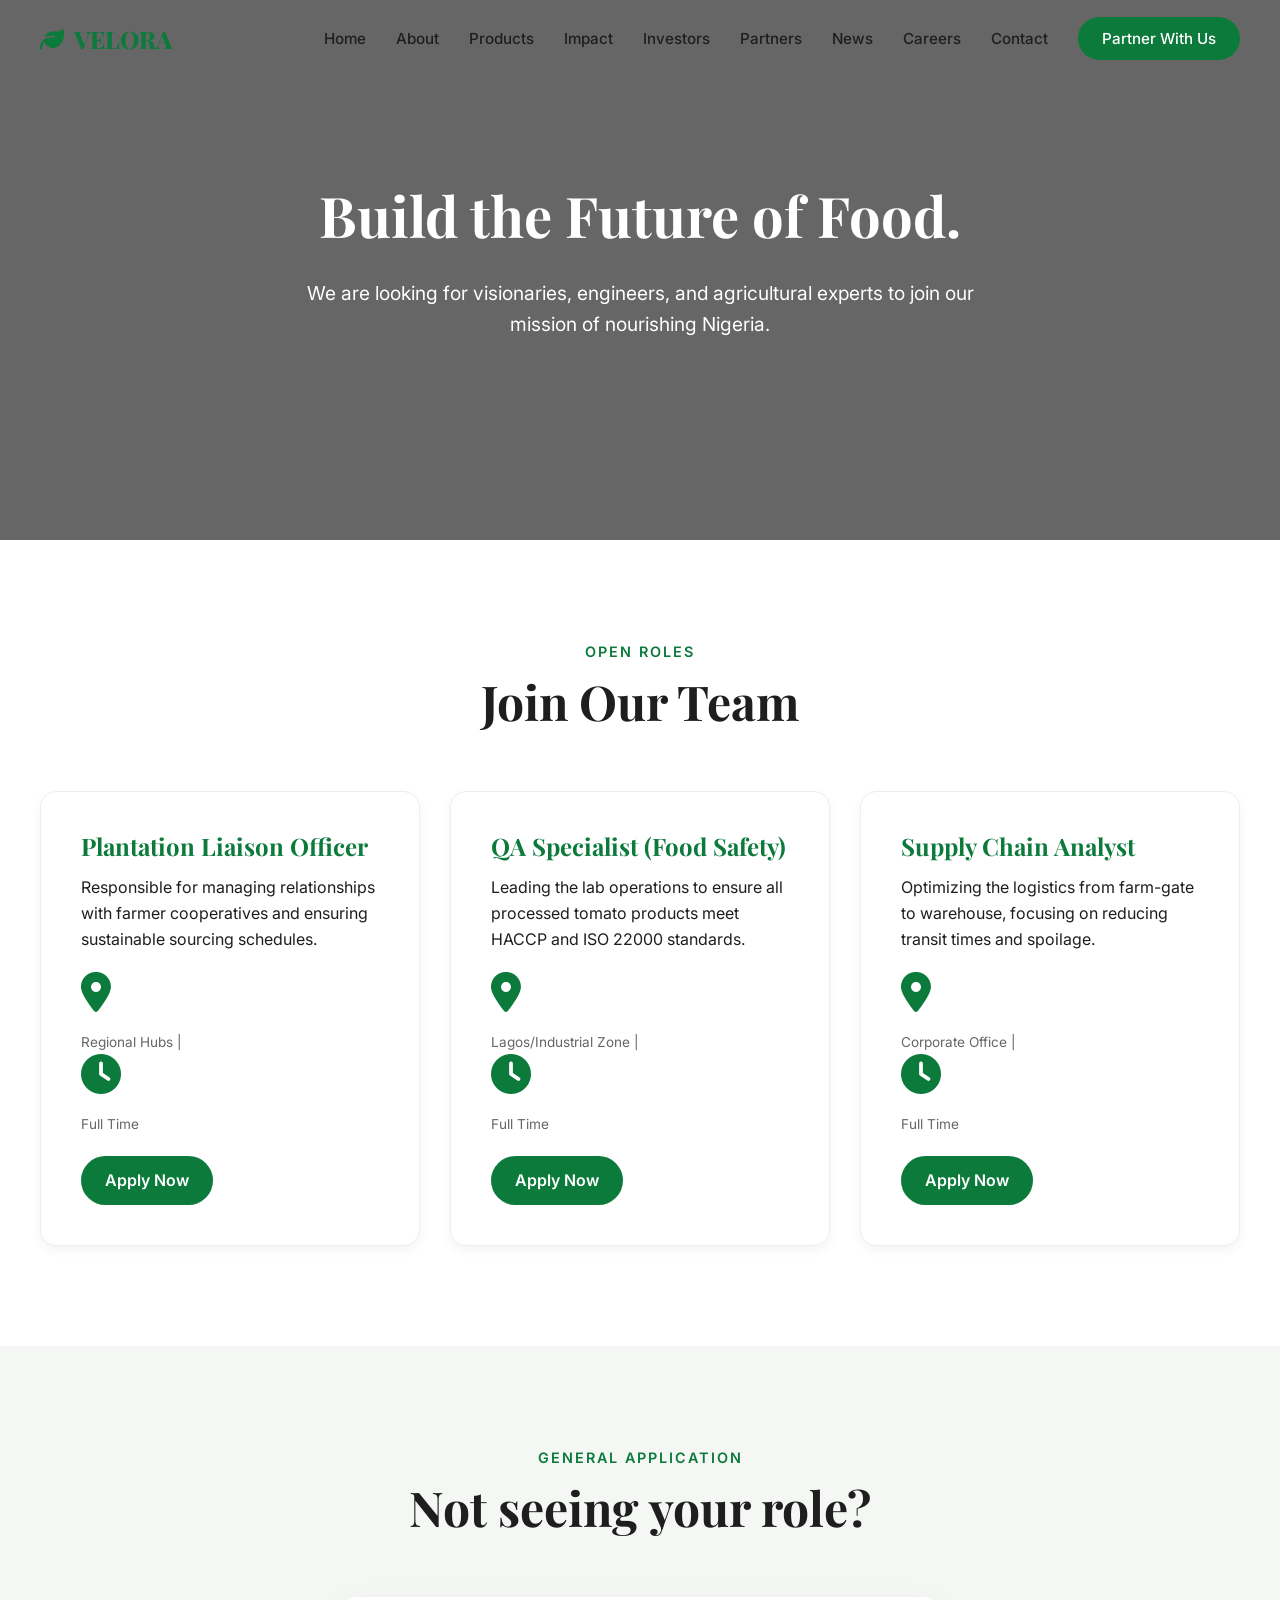
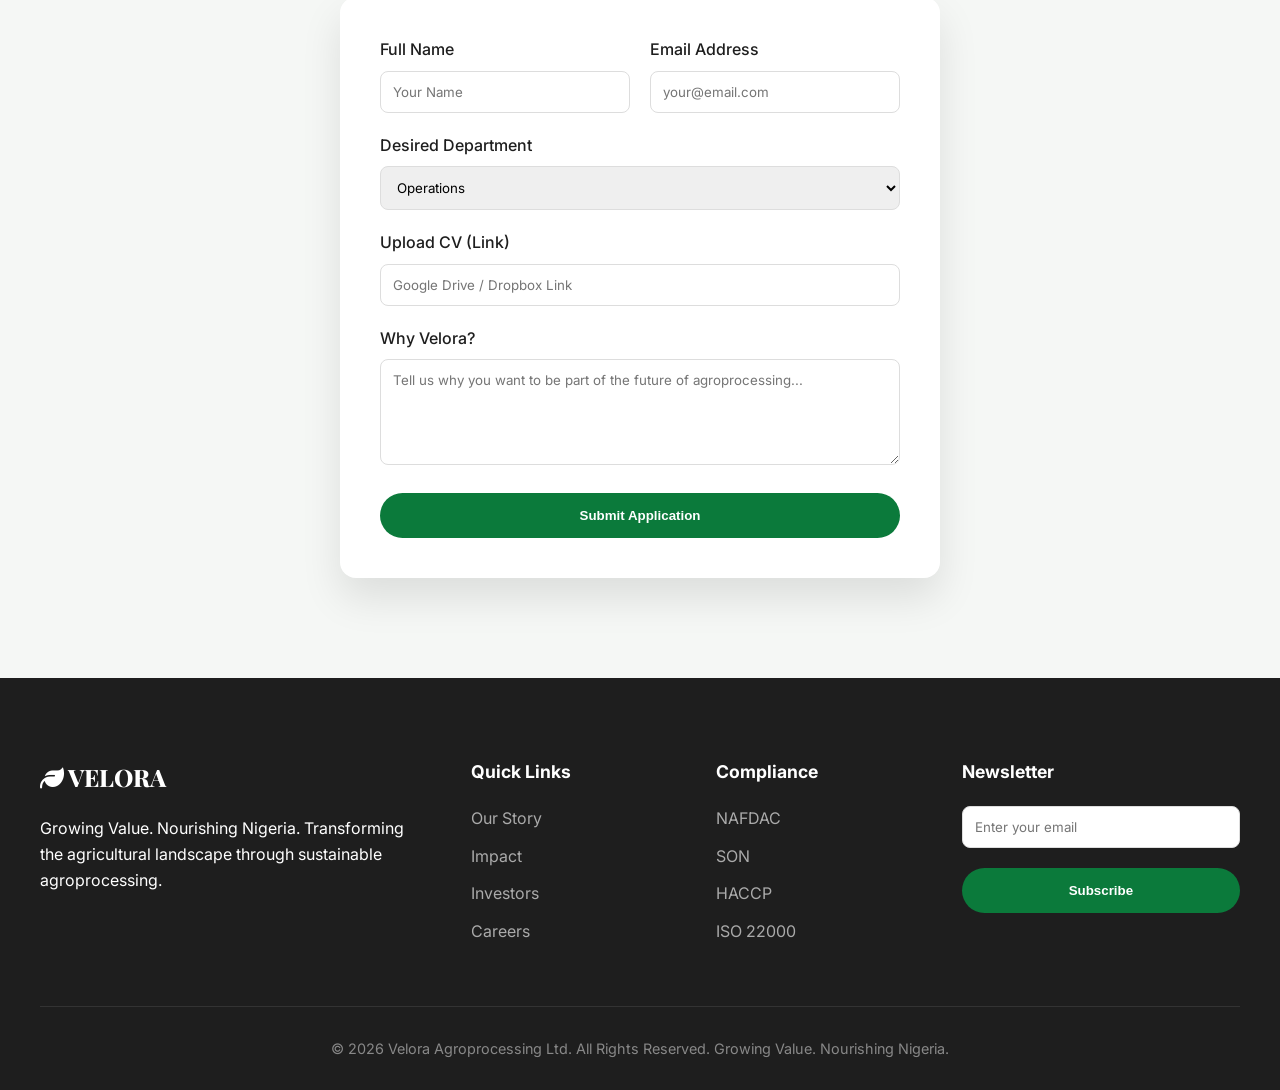
<file: 2/velora-website/careers.html>
<!DOCTYPE html>
<html lang="en">
<head>
    <meta charset="UTF-8">
    <meta name="viewport" content="width=device-width, initial-scale=1.0">
    <title>Careers | Velora Agroprocessing Ltd.</title>
    <link rel="preconnect" href="https://fonts.googleapis.com">
    <link rel="preconnect" href="https://fonts.gstatic.com" crossorigin>
    <link href="https://fonts.googleapis.com/css2?family=Inter:wght@400;500;600;700&family=Playfair+Display:wght@700;800&display=swap" rel="stylesheet">
    <link rel="stylesheet" href="https://cdnjs.cloudflare.com/ajax/libs/font-awesome/6.4.0/css/all.min.css">
    <link rel="stylesheet" href="style.css">
</head>
<body class="bg-white">

    <nav>
        <div class="container nav-content">
            <a href="index.html" class="logo">
                <i class="fas fa-leaf"></i> VELORA
            </a>
            <ul class="nav-links">
                <li><a href="index.html">Home</a></li>
                <li><a href="about.html">About</a></li>
                <li><a href="products.html">Products</a></li>
                <li><a href="impact.html">Impact</a></li>
                <li><a href="investors.html">Investors</a></li>
                <li><a href="partners.html">Partners</a></li>
                <li><a href="news.html">News</a></li>
                <li><a href="careers.html">Careers</a></li>
                <li><a href="contact.html">Contact</a></li>
                <li><a href="partners.html" class="btn-partner">Partner With Us</a></li>
            </ul>
        </div>
    </nav>

    <section class="hero" style="height: 60vh; background: linear-gradient(rgba(0,0,0,0.6), rgba(0,0,0,0.6)), url('https://images.unsplash.com/photo-1522071820095-a1763295a395?auto=format&fit=crop&q=80&w=2000') center/cover;">
        <div class="container hero-content">
            <h1 style="font-size: 3.5rem;">Build the Future of Food.</h1>
            <p style="font-size: 1.2rem; max-width: 700px; margin: 0 auto;">We are looking for visionaries, engineers, and agricultural experts to join our mission of nourishing Nigeria.</p>
        </div>
    </section>

    <section>
        <div class="container">
            <div class="section-title reveal">
                <div class="subtitle">Open Roles</div>
                <h2 class="editorial">Join Our Team</h2>
            </div>
            <div class="cards-grid">
                <div class="premium-card reveal">
                    <h3 style="color: var(--primary-green);">Plantation Liaison Officer</h3>
                    <p>Responsible for managing relationships with farmer cooperatives and ensuring sustainable sourcing schedules.</p>
                    <div style="margin: 20px 0; font-size: 0.85rem; color: #666;">
                        <span><i class="fas fa-map-marker-alt"></i> Regional Hubs</span> |
                        <span><i class="fas fa-clock"></i> Full Time</span>
                    </div>
                    <a href="#apply" class="btn-partner" style="display: inline-block; text-decoration: none; text-align: center;">Apply Now</a>
                </div>
                <div class="premium-card reveal">
                    <h3 style="color: var(--primary-green);">QA Specialist (Food Safety)</h3>
                    <p>Leading the lab operations to ensure all processed tomato products meet HACCP and ISO 22000 standards.</p>
                    <div style="margin: 20px 0; font-size: 0.85rem; color: #666;">
                        <span><i class="fas fa-map-marker-alt"></i> Lagos/Industrial Zone</span> |
                        <span><i class="fas fa-clock"></i> Full Time</span>
                    </div>
                    <a href="#apply" class="btn-partner" style="display: inline-block; text-decoration: none; text-align: center;">Apply Now</a>
                </div>
                <div class="premium-card reveal">
                    <h3 style="color: var(--primary-green);">Supply Chain Analyst</h3>
                    <p>Optimizing the logistics from farm-gate to warehouse, focusing on reducing transit times and spoilage.</p>
                    <div style="margin: 20px 0; font-size: 0.85rem; color: #666;">
                        <span><i class="fas fa-map-marker-alt"></i> Corporate Office</span> |
                        <span><i class="fas fa-clock"></i> Full Time</span>
                    </div>
                    <a href="#apply" class="btn-partner" style="display: inline-block; text-decoration: none; text-align: center;">Apply Now</a>
                </div>
            </div>
        </div>
    </section>

    <section class="bg-gray" id="apply">
        <div class="container">
            <div class="section-title reveal">
                <div class="subtitle">General Application</div>
                <h2 class="editorial">Not seeing your role?</h2>
            </div>
            <div class="form-container reveal">
                <form>
                    <div class="split-layout" style="grid-template-columns: 1fr 1fr; gap: 20px; align-items: flex-start;">
                        <div class="form-group">
                            <label>Full Name</label>
                            <input type="text" placeholder="Your Name" required>
                        </div>
                        <div class="form-group">
                            <label>Email Address</label>
                            <input type="email" placeholder="your@email.com" required>
                        </div>
                    </div>
                    <div class="form-group">
                        <label>Desired Department</label>
                        <select>
                            <option>Operations</option>
                            <option>Quality Assurance</option>
                            <option>Logistics & Sourcing</option>
                            <option>Corporate Strategy</option>
                            <option>Human Resources</option>
                        </select>
                    </div>
                    <div class="form-group">
                        <label>Upload CV (Link)</label>
                        <input type="url" placeholder="Google Drive / Dropbox Link">
                    </div>
                    <div class="form-group">
                        <label>Why Velora?</label>
                        <textarea rows="5" placeholder="Tell us why you want to be part of the future of agroprocessing..."></textarea>
                    </div>
                    <button class="btn-submit">Submit Application</button>
                </form>
            </div>
        </div>
    </section>

    <footer>
        <div class="container">
            <div class="footer-grid">
                <div class="footer-about">
                    <a href="#" class="logo" style="color: white; margin-bottom: 20px; display: block;">
                        <i class="fas fa-leaf"></i> VELORA
                    </a>
                    <p>Growing Value. Nourishing Nigeria. Transforming the agricultural landscape through sustainable agroprocessing.</p>
                </div>
                <div class="footer-links">
                    <h4>Quick Links</h4>
                    <ul>
                        <li><a href="about.html">Our Story</a></li>
                        <li><a href="impact.html">Impact</a></li>
                        <li><a href="investors.html">Investors</a></li>
                        <li><a href="careers.html">Careers</a></li>
                    </ul>
                </div>
                <div class="footer-links">
                    <h4>Compliance</h4>
                    <ul>
                        <li><a href="#">NAFDAC</a></li>
                        <li><a href="#">SON</a></li>
                        <li><a href="#">HACCP</a></li>
                        <li><a href="#">ISO 22000</a></li>
                    </ul>
                </div>
                <div class="footer-links">
                    <h4>Newsletter</h4>
                    <form>
                        <div class="form-group">
                            <input type="email" placeholder="Enter your email" required>
                        </div>
                        <button class="btn-submit">Subscribe</button>
                    </form>
                </div>
            </div>
            <div class="footer-bottom">
                <p>&copy; 2026 Velora Agroprocessing Ltd. All Rights Reserved. Growing Value. Nourishing Nigeria.</p>
            </div>
        </div>
    </footer>

    <script src="script.js"></script>
</body>
</html>
</file>
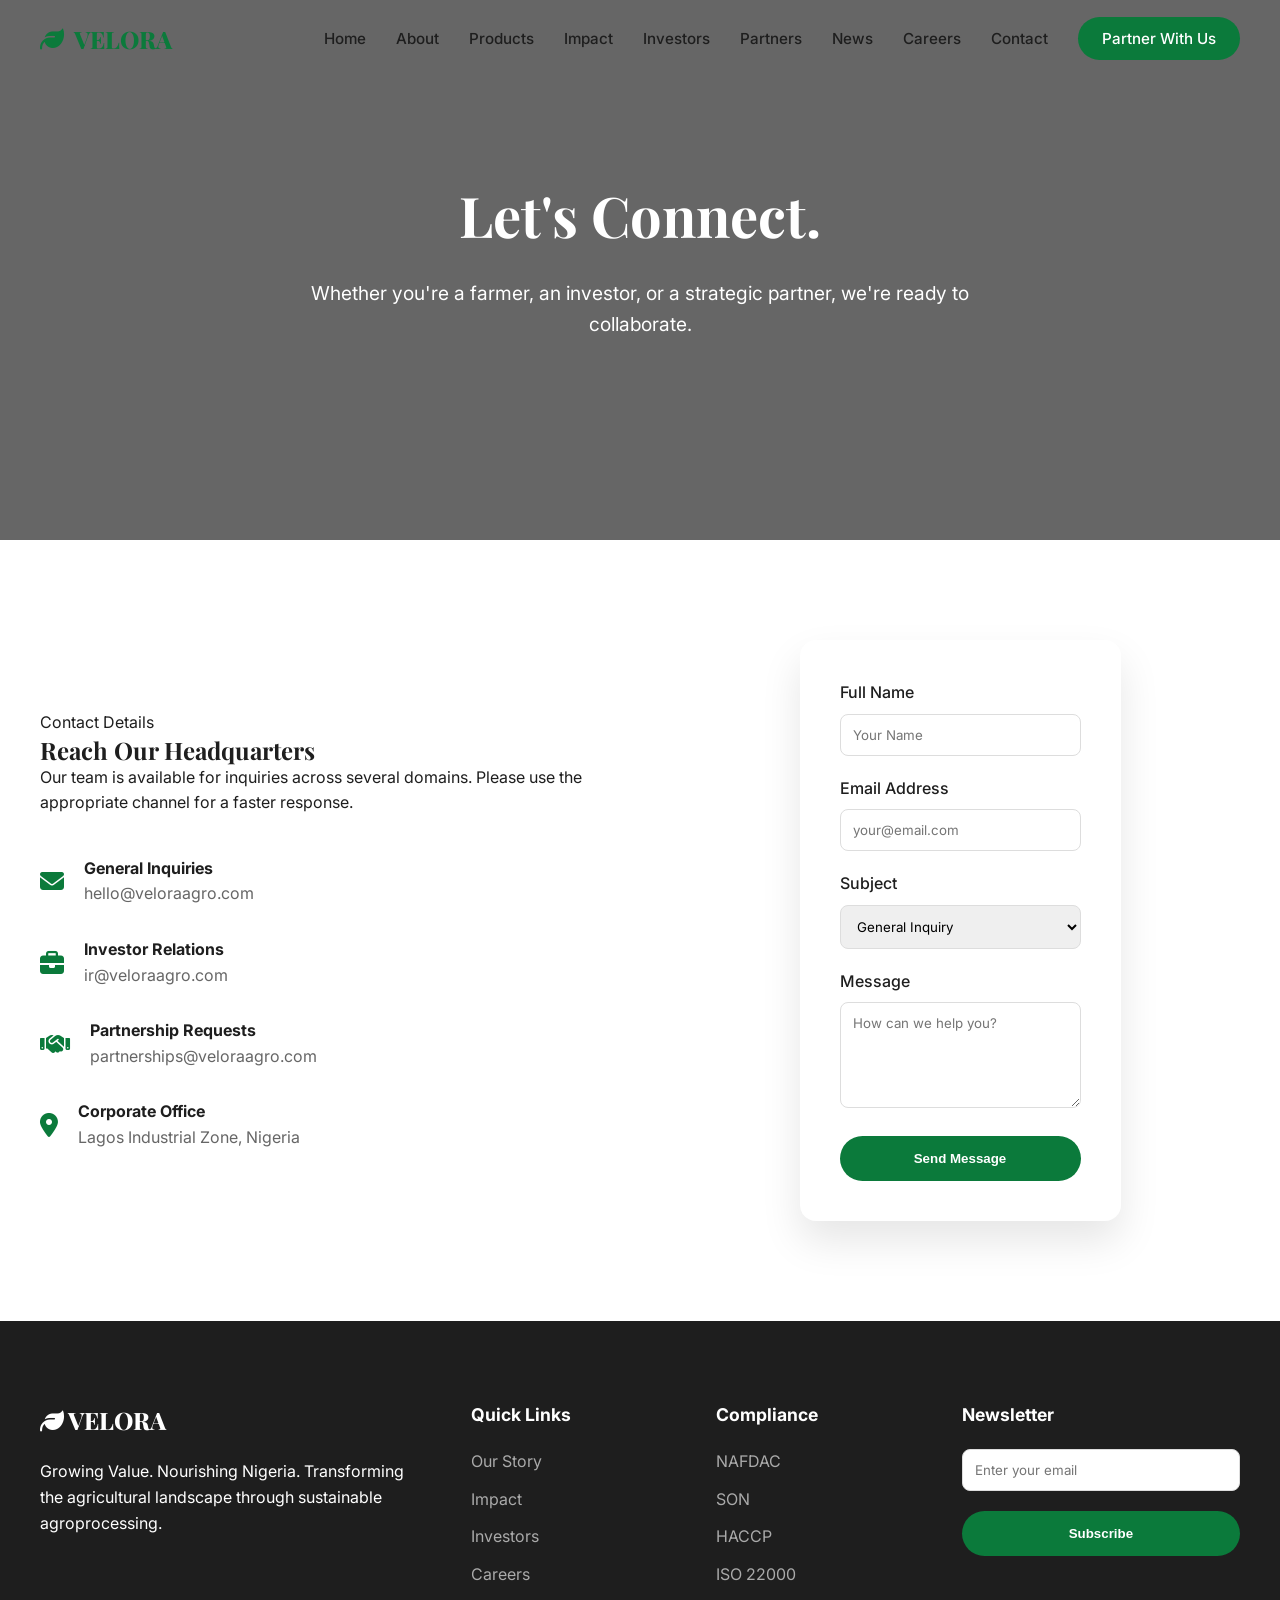
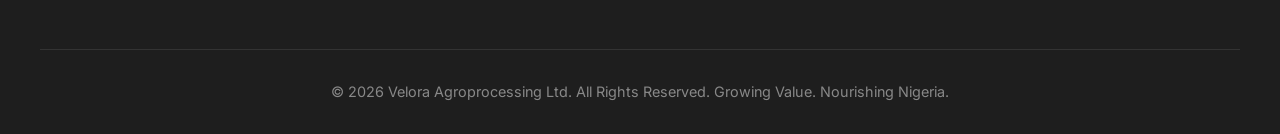
<file: 2/velora-website/contact.html>
<!DOCTYPE html>
<html lang="en">
<head>
    <meta charset="UTF-8">
    <meta name="viewport" content="width=device-width, initial-scale=1.0">
    <title>Contact Us | Velora Agroprocessing Ltd.</title>
    <link rel="preconnect" href="https://fonts.googleapis.com">
    <link rel="preconnect" href="https://fonts.gstatic.com" crossorigin>
    <link href="https://fonts.googleapis.com/css2?family=Inter:wght@400;500;600;700&family=Playfair+Display:wght@700;800&display=swap" rel="stylesheet">
    <link rel="stylesheet" href="https://cdnjs.cloudflare.com/ajax/libs/font-awesome/6.4.0/css/all.min.css">
    <link rel="stylesheet" href="style.css">
</head>
<body class="bg-white">

    <nav>
        <div class="container nav-content">
            <a href="index.html" class="logo">
                <i class="fas fa-leaf"></i> VELORA
            </a>
            <ul class="nav-links">
                <li><a href="index.html">Home</a></li>
                <li><a href="about.html">About</a></li>
                <li><a href="products.html">Products</a></li>
                <li><a href="impact.html">Impact</a></li>
                <li><a href="investors.html">Investors</a></li>
                <li><a href="partners.html">Partners</a></li>
                <li><a href="news.html">News</a></li>
                <li><a href="careers.html">Careers</a></li>
                <li><a href="contact.html">Contact</a></li>
                <li><a href="partners.html" class="btn-partner">Partner With Us</a></li>
            </ul>
        </div>
    </nav>

    <section class="hero" style="height: 60vh; background: linear-gradient(rgba(0,0,0,0.6), rgba(0,0,0,0.6)), url('https://images.unsplash.com/photo-1423666649001-906f537992a1?auto=format&fit=crop&q=80&w=2000') center/cover;">
        <div class="container hero-content">
            <h1 style="font-size: 3.5rem;">Let's Connect.</h1>
            <p style="font-size: 1.2rem; max-width: 700px; margin: 0 auto;">Whether you're a farmer, an investor, or a strategic partner, we're ready to collaborate.</p>
        </div>
    </section>

    <section>
        <div class="container">
            <div class="split-layout reveal">
                <div class="split-text">
                    <div class="subtitle">Contact Details</div>
                    <h2 class="editorial">Reach Our Headquarters</h2>
                    <p>Our team is available for inquiries across several domains. Please use the appropriate channel for a faster response.</p>
                    <div style="margin-top: 40px; display: flex; flex-direction: column; gap: 30px;">
                        <div style="display: flex; align-items: center; gap: 20px;">
                            <i class="fas fa-envelope" style="font-size: 1.5rem; color: var(--primary-green);"></i>
                            <div>
                                <h4 style="margin: 0;">General Inquiries</h4>
                                <p style="margin: 0; color: #666;">hello@veloraagro.com</p>
                            </div>
                        </div>
                        <div style="display: flex; align-items: center; gap: 20px;">
                            <i class="fas fa-briefcase" style="font-size: 1.5rem; color: var(--primary-green);"></i>
                            <div>
                                <h4 style="margin: 0;">Investor Relations</h4>
                                <p style="margin: 0; color: #666;">ir@veloraagro.com</p>
                            </div>
                        </div>
                        <div style="display: flex; align-items: center; gap: 20px;">
                            <i class="fas fa-handshake" style="font-size: 1.5rem; color: var(--primary-green);"></i>
                            <div>
                                <h4 style="margin: 0;">Partnership Requests</h4>
                                <p style="margin: 0; color: #666;">partnerships@veloraagro.com</p>
                            </div>
                        </div>
                        <div style="display: flex; align-items: center; gap: 20px;">
                            <i class="fas fa-location-dot" style="font-size: 1.5rem; color: var(--primary-green);"></i>
                            <div>
                                <h4 style="margin: 0;">Corporate Office</h4>
                                <p style="margin: 0; color: #666;">Lagos Industrial Zone, Nigeria</p>
                            </div>
                        </div>
                    </div>
                </div>
                <div class="form-container reveal">
                    <form>
                        <div class="form-group">
                            <label>Full Name</label>
                            <input type="text" placeholder="Your Name" required>
                        </div>
                        <div class="form-group">
                            <label>Email Address</label>
                            <input type="email" placeholder="your@email.com" required>
                        </div>
                        <div class="form-group">
                            <label>Subject</label>
                            <select>
                                <option>General Inquiry</option>
                                <option>Investment Opportunity</option>
                                <option>Partnership Request</option>
                                <option>Career Application</option>
                                <option>Other</option>
                            </select>
                        </div>
                        <div class="form-group">
                            <label>Message</label>
                            <textarea rows="5" placeholder="How can we help you?" required></textarea>
                        </div>
                        <button class="btn-submit">Send Message</button>
                    </form>
                </div>
            </div>
        </div>
    </section>

    <footer>
        <div class="container">
            <div class="footer-grid">
                <div class="footer-about">
                    <a href="#" class="logo" style="color: white; margin-bottom: 20px; display: block;">
                        <i class="fas fa-leaf"></i> VELORA
                    </a>
                    <p>Growing Value. Nourishing Nigeria. Transforming the agricultural landscape through sustainable agroprocessing.</p>
                </div>
                <div class="footer-links">
                    <h4>Quick Links</h4>
                    <ul>
                        <li><a href="about.html">Our Story</a></li>
                        <li><a href="impact.html">Impact</a></li>
                        <li><a href="investors.html">Investors</a></li>
                        <li><a href="careers.html">Careers</a></li>
                    </ul>
                </div>
                <div class="footer-links">
                    <h4>Compliance</h4>
                    <ul>
                        <li><a href="#">NAFDAC</a></li>
                        <li><a href="#">SON</a></li>
                        <li><a href="#">HACCP</a></li>
                        <li><a href="#">ISO 22000</a></li>
                    </ul>
                </div>
                <div class="footer-links">
                    <h4>Newsletter</h4>
                    <form>
                        <div class="form-group">
                            <input type="email" placeholder="Enter your email" required>
                        </div>
                        <button class="btn-submit">Subscribe</button>
                    </form>
                </div>
            </div>
            <div class="footer-bottom">
                <p>&copy; 2026 Velora Agroprocessing Ltd. All Rights Reserved. Growing Value. Nourishing Nigeria.</p>
            </div>
        </div>
    </footer>

    <script src="script.js"></script>
</body>
</html>
</file>
<file: 2/velora-website/style.css>
:root {
    --primary-green: #0B7A3B;
    --tomato-red: #D62828;
    --warm-cream: #FFF8F0;
    --white: #FFFFFF;
    --charcoal: #1E1E1E;
    --light-gray: #F5F7F5;
    --glass: rgba(255, 255, 255, 0.8);
    --transition: all 0.4s cubic-bezier(0.165, 0.84, 0.44, 1);
    --shadow-sm: 0 4px 12px rgba(0, 0, 0, 0.05);
    --shadow-lg: 0 20px 40px rgba(0, 0, 0, 0.1);
    --radius: 16px;
}

* {
    margin: 0;
    padding: 0;
    box-sizing: border-box;
}

body {
    font-family: 'Inter', sans-serif;
    background-color: var(--white);
    color: var(--charcoal);
    line-height: 1.6;
    overflow-x: hidden;
}

h1, h2, h3, .editorial {
    font-family: 'Playfair Display', serif;
    font-weight: 700;
    line-height: 1.2;
}

/* --- Layout Components --- */
.container {
    max-width: 1300px;
    margin: 0 auto;
    padding: 0 40px;
}

section {
    padding: 100px 0;
}

.section-title {
    text-align: center;
    margin-bottom: 60px;
}

.section-title h2 {
    font-size: 3rem;
    color: var(--charcoal);
    margin-bottom: 20px;
}

.section-title .subtitle {
    color: var(--primary-green);
    text-transform: uppercase;
    letter-spacing: 2px;
    font-weight: 600;
    font-size: 0.9rem;
    margin-bottom: 10px;
}

/* --- Navigation --- */
nav {
    position: fixed;
    top: 0;
    width: 100%;
    z-index: 1000;
    padding: 20px 0;
    transition: var(--transition);
}

nav.scrolled {
    background: var(--glass);
    backdrop-filter: blur(10px);
    padding: 10px 0;
    box-shadow: var(--shadow-sm);
}

.nav-content {
    display: flex;
    justify-content: space-between;
    align-items: center;
}

.logo {
    font-family: 'Playfair Display', serif;
    font-size: 1.5rem;
    font-weight: 800;
    color: var(--primary-green);
    text-decoration: none;
    display: flex;
    align-items: center;
    gap: 10px;
}

.nav-links {
    display: flex;
    gap: 30px;
    list-style: none;
}

.nav-links a {
    text-decoration: none;
    color: var(--charcoal);
    font-size: 0.95rem;
    font-weight: 500;
    transition: var(--transition);
}

.nav-links a:hover {
    color: var(--primary-green);
}

.btn-partner {
    background: var(--primary-green);
    color: var(--white) !important;
    padding: 12px 24px;
    border-radius: 50px;
    font-weight: 600;
    transition: var(--transition);
}

.btn-partner:hover {
    background: var(--charcoal);
    transform: translateY(-2px);
}

/* --- Hero Section --- */
.hero {
    height: 100vh;
    display: flex;
    align-items: center;
    justify-content: center;
    text-align: center;
    color: var(--white);
    background: linear-gradient(rgba(0,0,0,0.4), rgba(0,0,0,0.6)),
                url('https://images.unsplash.com/photo-1523348837706-857b6e053796?auto=format&fit=crop&q=80&w=2000') center/cover no-repeat;
    padding-top: 80px;
}

.hero-content h1 {
    font-size: 4.5rem;
    max-width: 900px;
    margin: 0 auto 30px;
    animation: fadeInUp 1s ease forwards;
}

.hero-btns {
    display: flex;
    gap: 20px;
    justify-content: center;
    animation: fadeInUp 1.2s ease forwards;
}

.btn-white {
    background: var(--white);
    color: var(--charcoal);
    padding: 16px 32px;
    border-radius: 50px;
    text-decoration: none;
    font-weight: 600;
    transition: var(--transition);
}

.btn-outline {
    border: 2px solid var(--white);
    color: var(--white);
    padding: 16px 32px;
    border-radius: 50px;
    text-decoration: none;
    font-weight: 600;
    transition: var(--transition);
}

.btn-outline:hover {
    background: var(--white);
    color: var(--charcoal);
}

/* --- By The Numbers --- */
.numbers-strip {
    background: var(--primary-green);
    color: var(--white);
    padding: 60px 0;
}

.numbers-grid {
    display: grid;
    grid-template-columns: repeat(auto-fit, minmax(200px, 1fr));
    text-align: center;
    gap: 40px;
}

.number-item h3 {
    font-size: 3rem;
    margin-bottom: 10px;
}

.number-item p {
    font-size: 1rem;
    opacity: 0.9;
}

/* --- Premium Cards --- */
.cards-grid {
    display: grid;
    grid-template-columns: repeat(auto-fit, minmax(300px, 1fr));
    gap: 30px;
}

.premium-card {
    background: var(--white);
    padding: 40px;
    border-radius: var(--radius);
    box-shadow: var(--shadow-sm);
    transition: var(--transition);
    border: 1px solid #eee;
    cursor: pointer;
}

.premium-card:hover {
    transform: translateY(-10px);
    box-shadow: var(--shadow-lg);
    border-color: var(--primary-green);
}

.premium-card i {
    font-size: 2.5rem;
    color: var(--primary-green);
    margin-bottom: 20px;
    display: block;
}

.premium-card h3 {
    margin-bottom: 15px;
    font-size: 1.5rem;
}

/* --- Alternating Sections --- */
.bg-cream { background-color: var(--warm-cream); }
.bg-gray { background-color: var(--light-gray); }

/* --- Split Layout --- */
.split-layout {
    display: grid;
    grid-template-columns: 1fr 1fr;
    gap: 80px;
    align-items: center;
}

.split-image img {
    width: 100%;
    border-radius: var(--radius);
    box-shadow: var(--shadow-lg);
}

/* --- Process Timeline --- */
.timeline {
    display: flex;
    justify-content: space-between;
    gap: 20px;
    position: relative;
    padding: 40px 0;
}

.timeline-item {
    flex: 1;
    text-align: center;
    position: relative;
    z-index: 2;
}

.timeline-dot {
    width: 20px;
    height: 20px;
    background: var(--primary-green);
    border-radius: 50%;
    margin: 0 auto 20px;
    border: 4px solid var(--white);
}

/* --- Footer --- */
footer {
    background: var(--charcoal);
    color: var(--white);
    padding: 80px 0 30px;
}

.footer-grid {
    display: grid;
    grid-template-columns: 2fr 1fr 1fr 1.5fr;
    gap: 60px;
    margin-bottom: 50px;
}

.footer-about h3 {
    color: var(--white);
    margin-bottom: 20px;
}

.footer-links h4 {
    margin-bottom: 20px;
    font-size: 1.1rem;
}

.footer-links ul {
    list-style: none;
}

.footer-links li {
    margin-bottom: 12px;
}

.footer-links a {
    color: #aaa;
    text-decoration: none;
    transition: var(--transition);
}

.footer-links a:hover {
    color: var(--white);
}

.footer-bottom {
    border-top: 1px solid #333;
    padding-top: 30px;
    text-align: center;
    font-size: 0.9rem;
    color: #888;
}

/* --- Animations --- */
.reveal {
    opacity: 0;
    transform: translateY(30px);
    transition: all 0.8s ease-out;
}

.reveal.active {
    opacity: 1;
    transform: translateY(0);
}

@keyframes fadeInUp {
    from { opacity: 0; transform: translateY(20px); }
    to { opacity: 1; transform: translateY(0); }
}

/* --- Forms --- */
.form-container {
    max-width: 600px;
    margin: 0 auto;
    background: var(--white);
    padding: 40px;
    border-radius: var(--radius);
    box-shadow: var(--shadow-lg);
}

.form-group {
    margin-bottom: 20px;
}

.form-group label {
    display: block;
    margin-bottom: 8px;
    font-weight: 500;
}

.form-group input, .form-group textarea, .form-group select {
    width: 100%;
    padding: 12px;
    border: 1px solid #ddd;
    border-radius: 8px;
    font-family: inherit;
}

.btn-submit {
    background: var(--primary-green);
    color: var(--white);
    border: none;
    padding: 15px 30px;
    border-radius: 50px;
    cursor: pointer;
    font-weight: 600;
    width: 100%;
    transition: var(--transition);
}

.btn-submit:hover {
    background: var(--charcoal);
}

/* Responsive */
@media (max-width: 992px) {
    .split-layout { grid-template-columns: 1fr; }
    .footer-grid { grid-template-columns: 1fr 1fr; }
    .hero-content h1 { font-size: 3rem; }
    .nav-links { display: none; }
}
</file>
